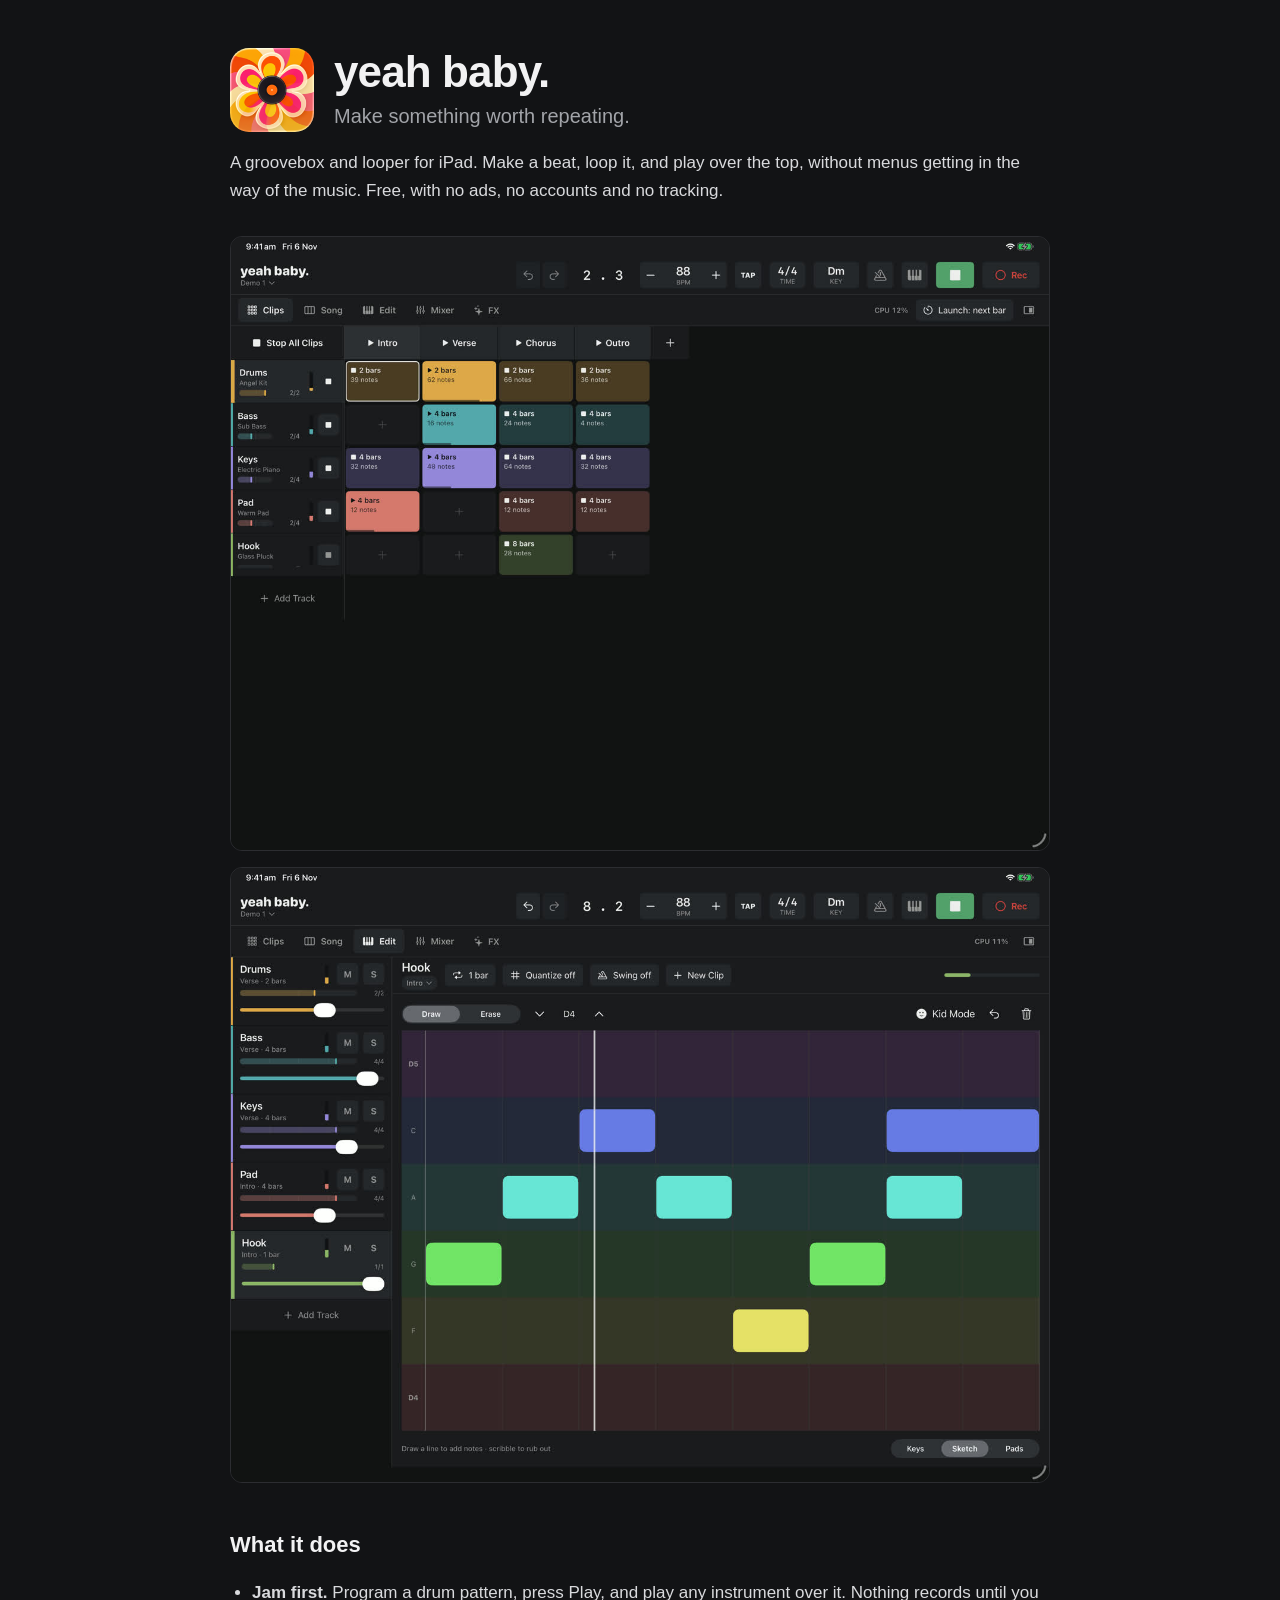
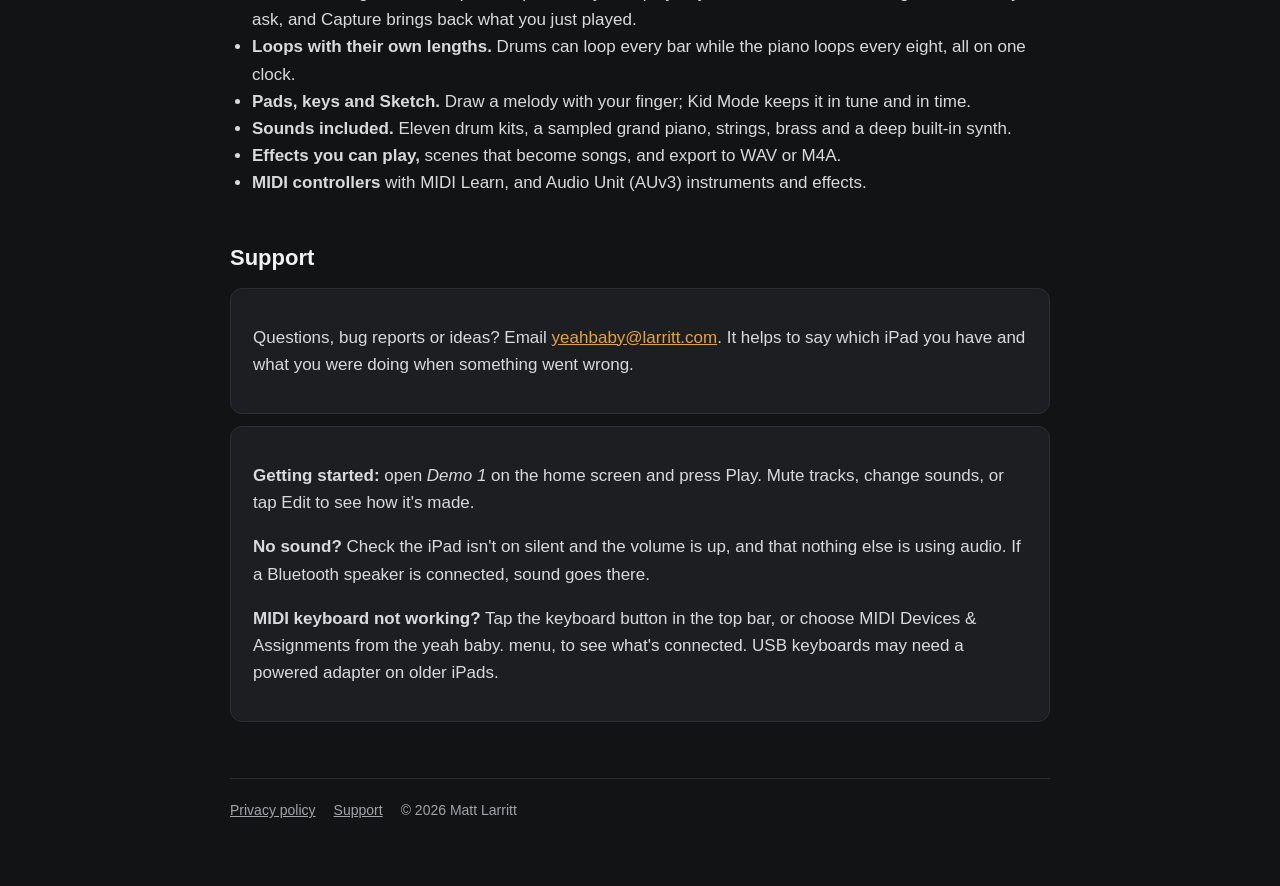
<file: index.html>
<!doctype html>
<html lang="en">
<head>
<meta charset="utf-8">
<meta name="viewport" content="width=device-width, initial-scale=1">
<title>yeah baby. — groovebox and looper for iPad</title>
<meta name="description" content="yeah baby. is a groovebox and looper for iPad. Make a beat, loop it, and play over the top.">
<link rel="icon" href="img/icon.png">
<link rel="stylesheet" href="style.css">
</head>
<body>
<main>
  <header>
    <img src="img/icon.png" alt="yeah baby. app icon">
    <div>
      <h1>yeah baby.</h1>
      <p class="tagline">Make something worth repeating.</p>
    </div>
  </header>

  <p>A groovebox and looper for iPad. Make a beat, loop it, and play over the top, without menus getting in the way of the music. Free, with no ads, no accounts and no tracking.</p>

  <div class="shots">
    <img src="img/01-clips.jpg" alt="Demo 1 playing in the clip grid: drums, bass, keys, pad and hook across intro, verse, chorus and outro scenes">
    <img src="img/02-sketch-kid-mode.jpg" alt="Sketch in Kid Mode: a melody drawn with a finger across colourful note lanes">
  </div>

  <h2>What it does</h2>
  <ul>
    <li><strong>Jam first.</strong> Program a drum pattern, press Play, and play any instrument over it. Nothing records until you ask, and Capture brings back what you just played.</li>
    <li><strong>Loops with their own lengths.</strong> Drums can loop every bar while the piano loops every eight, all on one clock.</li>
    <li><strong>Pads, keys and Sketch.</strong> Draw a melody with your finger; Kid Mode keeps it in tune and in time.</li>
    <li><strong>Sounds included.</strong> Eleven drum kits, a sampled grand piano, strings, brass and a deep built-in synth.</li>
    <li><strong>Effects you can play,</strong> scenes that become songs, and export to WAV or M4A.</li>
    <li><strong>MIDI controllers</strong> with MIDI Learn, and Audio Unit (AUv3) instruments and effects.</li>
  </ul>

  <h2 id="support">Support</h2>
  <div class="card">
    <p>Questions, bug reports or ideas? Email <a href="mailto:yeahbaby@larritt.com">yeahbaby@larritt.com</a>. It helps to say which iPad you have and what you were doing when something went wrong.</p>
  </div>
  <div class="card">
    <p><strong>Getting started:</strong> open <em>Demo 1</em> on the home screen and press Play. Mute tracks, change sounds, or tap Edit to see how it's made.</p>
    <p><strong>No sound?</strong> Check the iPad isn't on silent and the volume is up, and that nothing else is using audio. If a Bluetooth speaker is connected, sound goes there.</p>
    <p><strong>MIDI keyboard not working?</strong> Tap the keyboard button in the top bar, or choose MIDI Devices &amp; Assignments from the yeah baby. menu, to see what's connected. USB keyboards may need a powered adapter on older iPads.</p>
  </div>

  <footer>
    <a href="privacy.html">Privacy policy</a>
    <a href="#support">Support</a>
    <span>© 2026 Matt Larritt</span>
  </footer>
</main>
</body>
</html>
</file>
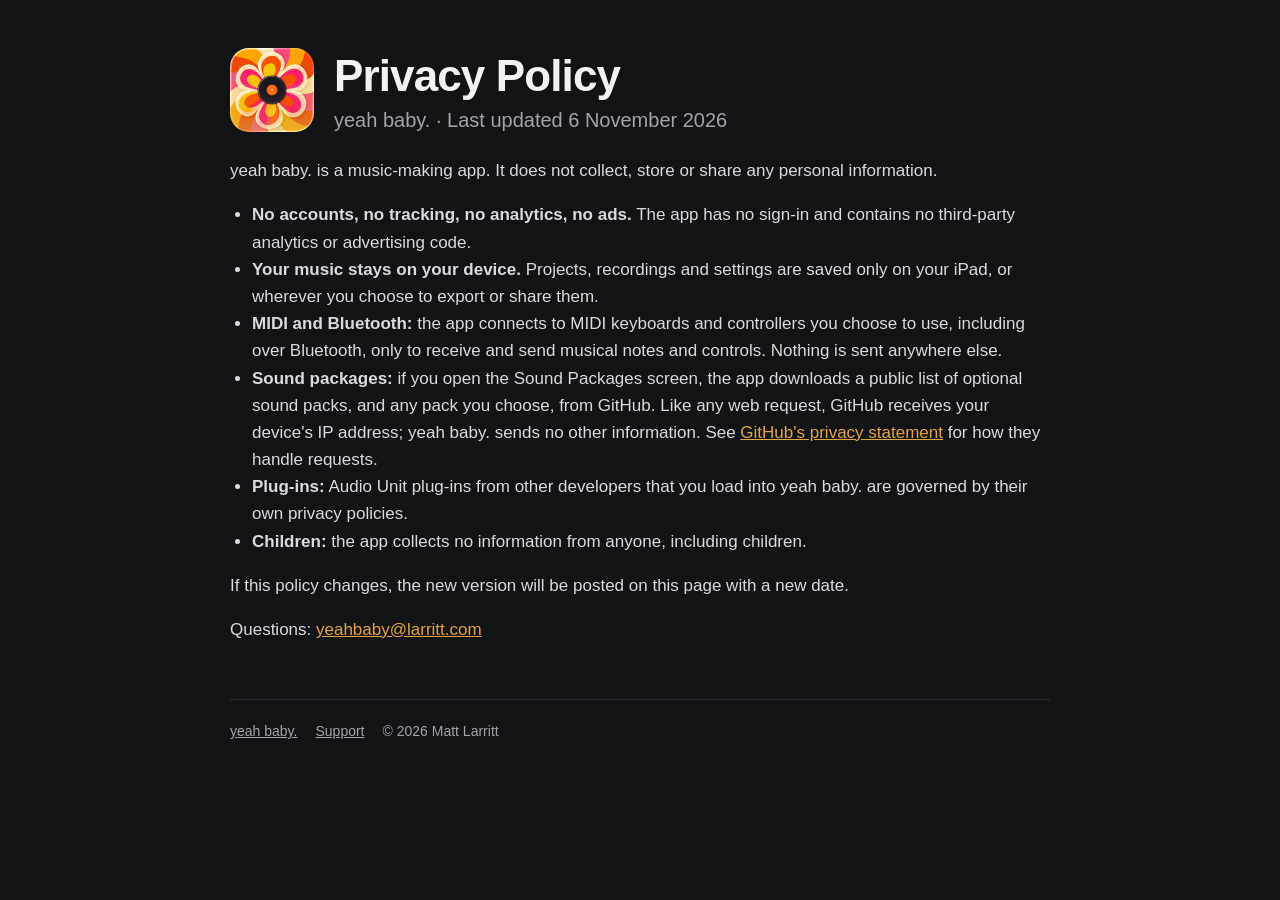
<file: privacy.html>
<!doctype html>
<html lang="en">
<head>
<meta charset="utf-8">
<meta name="viewport" content="width=device-width, initial-scale=1">
<title>yeah baby. — Privacy Policy</title>
<link rel="icon" href="img/icon.png">
<link rel="stylesheet" href="style.css">
</head>
<body>
<main>
  <header>
    <a href="./"><img src="img/icon.png" alt="yeah baby. home"></a>
    <div>
      <h1>Privacy Policy</h1>
      <p class="tagline">yeah baby. · Last updated 6 November 2026</p>
    </div>
  </header>

  <p>yeah baby. is a music-making app. It does not collect, store or share any personal information.</p>
  <ul>
    <li><strong>No accounts, no tracking, no analytics, no ads.</strong> The app has no sign-in and contains no third-party analytics or advertising code.</li>
    <li><strong>Your music stays on your device.</strong> Projects, recordings and settings are saved only on your iPad, or wherever you choose to export or share them.</li>
    <li><strong>MIDI and Bluetooth:</strong> the app connects to MIDI keyboards and controllers you choose to use, including over Bluetooth, only to receive and send musical notes and controls. Nothing is sent anywhere else.</li>
    <li><strong>Sound packages:</strong> if you open the Sound Packages screen, the app downloads a public list of optional sound packs, and any pack you choose, from GitHub. Like any web request, GitHub receives your device's IP address; yeah baby. sends no other information. See <a href="https://docs.github.com/en/site-policy/privacy-policies/github-general-privacy-statement">GitHub's privacy statement</a> for how they handle requests.</li>
    <li><strong>Plug-ins:</strong> Audio Unit plug-ins from other developers that you load into yeah baby. are governed by their own privacy policies.</li>
    <li><strong>Children:</strong> the app collects no information from anyone, including children.</li>
  </ul>
  <p>If this policy changes, the new version will be posted on this page with a new date.</p>
  <p>Questions: <a href="mailto:yeahbaby@larritt.com">yeahbaby@larritt.com</a></p>

  <footer>
    <a href="./">yeah baby.</a>
    <a href="./#support">Support</a>
    <span>© 2026 Matt Larritt</span>
  </footer>
</main>
</body>
</html>
</file>
<file: style.css>
:root { --bg: #121315; --panel: #1d1e21; --text: #f2f2f3; --muted: #a2a4a9; --accent: #e3a43f; --line: #2c2d31; }
* { box-sizing: border-box; }
body { margin: 0; background: var(--bg); color: var(--text); font: 17px/1.6 -apple-system, BlinkMacSystemFont, "Segoe UI", Roboto, Helvetica, Arial, sans-serif; }
main { max-width: 860px; margin: 0 auto; padding: 48px 20px 64px; }
header { display: flex; align-items: center; gap: 20px; margin-bottom: 8px; }
header img { width: 84px; height: 84px; border-radius: 19px; }
h1 { font-size: 44px; line-height: 1.1; margin: 0; letter-spacing: -0.02em; }
.tagline { color: var(--muted); font-size: 20px; margin: 4px 0 0; }
h2 { font-size: 22px; margin: 44px 0 10px; }
a { color: var(--accent); }
p, li { color: #d9dadd; }
ul { padding-left: 22px; }
.shots { display: grid; gap: 16px; margin-top: 32px; }
.shots img { width: 100%; border-radius: 12px; border: 1px solid var(--line); display: block; }
.card { background: var(--panel); border: 1px solid var(--line); border-radius: 12px; padding: 18px 22px; margin-top: 12px; }
footer { margin-top: 56px; padding-top: 20px; border-top: 1px solid var(--line); color: var(--muted); font-size: 14px; display: flex; gap: 18px; flex-wrap: wrap; }
footer a { color: var(--muted); }
@media (max-width: 560px) { h1 { font-size: 34px; } header img { width: 64px; height: 64px; border-radius: 14px; } }
</file>
